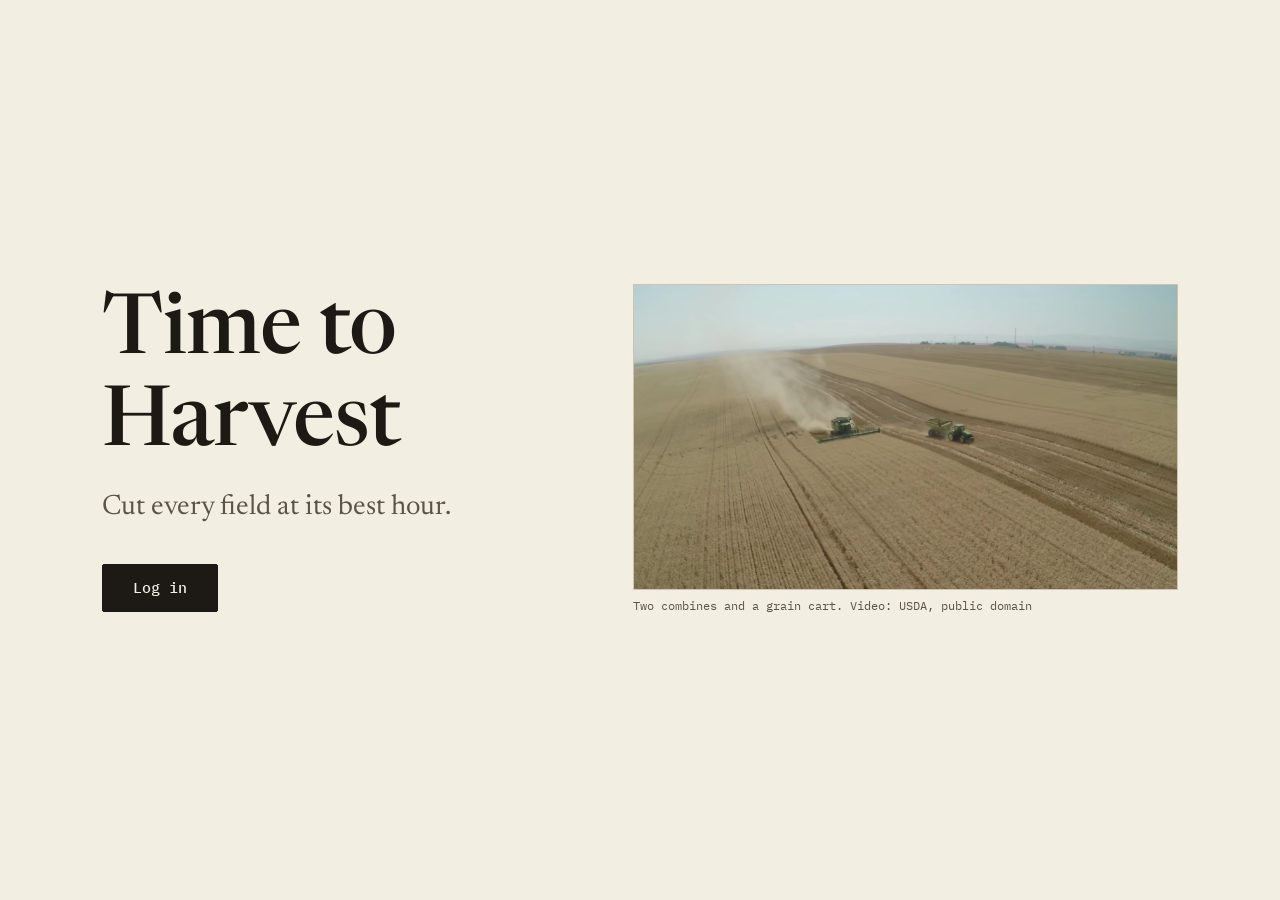
<file: webapp/static/index.html>
<!doctype html>
<html lang="en-GB">
<head>
  <meta charset="utf-8">
  <meta name="viewport" content="width=device-width, initial-scale=1">
  <title>Time to Harvest</title>
  <link rel="icon" href="favicon.svg" type="image/svg+xml">
  <link rel="stylesheet" href="css/tokens.css">
  <link rel="stylesheet" href="css/app.css">
  <script type="module" src="js/home.js"></script>
</head>
<body>
  <main class="home">
    <div class="intro">
      <h1>Time to Harvest</h1>
      <p class="slogan">Cut every field at its best hour.</p>
      <a class="button" href="map.html">Log in</a>
    </div>

    <!-- b-roll: one clip at a time, changing every few seconds, each from data-start (in seconds,
         where the 8 s shown have machines only, no people). Credits: media/CREDITS.md -->
    <figure class="broll">
      <div class="reel" data-seconds="8">
        <video muted loop playsinline preload="auto" poster="media/harvest-fleet.jpg" data-start="3"
          data-caption="Two combines and a grain cart. Video: USDA, public domain">
          <source src="media/harvest-fleet.webm" type="video/webm"></video>
        <video muted loop playsinline preload="auto" poster="media/harvest-field.jpg" data-start="0.5"
          data-caption="A combine working down a wheat field. Video: USDA, public domain">
          <source src="media/harvest-field.webm" type="video/webm"></video>
        <video muted loop playsinline preload="auto" poster="media/harvest-dust.jpg" data-start="10.5"
          data-caption="Combines at work, dust behind them. Video: USDA, public domain">
          <source src="media/harvest-dust.webm" type="video/webm"></video>
      </div>
      <figcaption id="broll-caption"></figcaption>
    </figure>
  </main>
</body>
</html>
</file>
<file: webapp/static/css/tokens.css>
/* Design tokens: the only colours and fonts the web app uses. Rules in webapp/DESIGN.md. */

@font-face {
  font-family: "Newsreader";
  src: url("../fonts/Newsreader.ttf") format("truetype");
  font-weight: 200 800;
  font-display: swap;
}
@font-face {
  font-family: "IBM Plex Mono";
  src: url("../fonts/IBMPlexMono-Regular.ttf") format("truetype");
  font-weight: 400;
  font-display: swap;
}
@font-face {
  font-family: "IBM Plex Mono";
  src: url("../fonts/IBMPlexMono-Medium.ttf") format("truetype");
  font-weight: 500;
  font-display: swap;
}

:root {
  --paper: #f3eee2; /* background, like an almanac page */
  --ink: #1d1a15; /* body text */
  --ink-2: #5a5347; /* secondary text */
  --rule: #cdc3ae; /* 1px hairlines instead of cards */
  --straw: #c99a2e; /* cut / ready: fills only, too light for text */
  --soil: #6e5232; /* on the road */
  --rain: #2f6690; /* rain, chance of rain */
  --alarm: #a8321f; /* too wet to cut, value lost */
  /* crop: field outlines on the maps and their key, nothing else */
  --wheat: var(--paper); /* the plain pale outline */
  --barley: #d36bb5; /* heather */
  --osr: #5cc8d6; /* verdigris */

  --font-text: "Newsreader", Georgia, serif;
  --font-data: "IBM Plex Mono", ui-monospace, monospace;
  --radius: 2px;
}
</file>
<file: webapp/static/css/app.css>
/* The web app's layout and components. Colours and fonts come from tokens.css.
   Rules in webapp/DESIGN.md. */

:root {
  --ready: #4d7a3a; /* field green: can be cut now */
  --soon: var(--straw); /* a window opens within hours */
  --wait: var(--alarm); /* not today */
  --done: #a39c8c; /* all cut */
}

* { box-sizing: border-box; }
body { margin: 0; background: var(--paper); color: var(--ink); font: 17px/1.5 var(--font-text); }
h1 { font-weight: 500; font-size: 40px; line-height: 1.1; margin: 0; }
h2 { font-weight: 500; font-size: 22px; line-height: 1.2; margin: 0; }
a { color: inherit; }
.num, table, time, .strip, .button, .toast, .key, .legend, .timebar, select { font-family: var(--font-data); font-variant-numeric: tabular-nums; }
.label { font: 500 12px/1.2 var(--font-data); letter-spacing: 0.06em; text-transform: uppercase; color: var(--ink-2); }
.muted { color: var(--ink-2); }

/* top strip: name, pages, the time, alerts */
.strip {
  display: flex; flex-wrap: wrap; align-items: baseline; gap: 6px 28px;
  padding: 12px 24px; border-bottom: 1px solid var(--rule); font-size: 13px;
  position: sticky; top: 0; z-index: 1000; background: var(--paper);
}
.strip .farm { font: 16px var(--font-text); }
.nav { display: flex; gap: 22px; }
.nav a { text-decoration: none; color: var(--ink-2); font-size: 14px; padding: 2px 0; border-bottom: 2px solid transparent; }
.nav a.active { color: var(--ink); border-bottom-color: var(--ink); }
.strip .right { margin-left: auto; display: flex; gap: 22px; align-items: baseline; position: relative; }
.clock { font-size: 15px; cursor: pointer; }
.clock .mode { color: var(--alarm); margin-right: 8px; font-size: 11px; letter-spacing: 0.06em; }
.alerts-button { font: 500 13px var(--font-data); background: none; border: 0; padding: 0; cursor: pointer; color: var(--ink); text-decoration: underline; text-underline-offset: 3px; }
.dropdown { display: none; position: absolute; right: 0; top: 26px; width: 330px; background: var(--paper); border: 1px solid var(--ink-2); padding: 4px 14px; font: 15px var(--font-text); }
.dropdown.open { display: block; }
.dropdown p { margin: 0; padding: 8px 0; border-bottom: 1px solid var(--rule); }
.dropdown p:last-child { border-bottom: 0; }

/* page */
.page { padding: 18px 24px 48px; max-width: 1440px; margin: 0 auto; }
.columns { display: grid; grid-template-columns: minmax(0, 2fr) minmax(300px, 1fr); gap: 0 44px; }
.section { margin-top: 30px; }
.section-head { display: flex; justify-content: space-between; align-items: baseline; gap: 16px; border-bottom: 1px solid var(--ink); padding-bottom: 5px; }

/* the one sentence at the top of a page */
.verdict { padding: 6px 0 16px; border-bottom: 1px solid var(--rule); }
.verdict .lamp { width: 18px; height: 18px; margin-right: 14px; vertical-align: 3px; }
.verdict p { font-size: 20px; color: var(--ink-2); margin: 6px 0 0; }

/* tables */
table.data { width: 100%; border-collapse: collapse; font-size: 14px; }
.data th { text-align: left; font: 500 11px var(--font-data); letter-spacing: 0.06em; text-transform: uppercase; color: var(--ink-2); padding: 10px 12px 6px 0; border-bottom: 1px solid var(--rule); white-space: nowrap; }
.data td { padding: 10px 12px 10px 0; border-bottom: 1px solid var(--rule); vertical-align: baseline; }
.data td.name { font: 18px var(--font-text); }
.data .r, .data th.r { text-align: right; }
.data tr.link { cursor: pointer; }
.data tr.link:hover td { background: color-mix(in srgb, var(--rule) 30%, transparent); }

/* status lamp: a small square of colour, always next to its word */
.lamp { display: inline-block; width: 10px; height: 10px; margin-right: 7px; vertical-align: 0; }
.lamp.ready { background: var(--ready); }
.lamp.soon { background: var(--soon); }
.lamp.wait { background: var(--wait); }
.lamp.done { border: 1px solid var(--done); }

/* crop: a short bar in the field-outline colour, always next to its word (a bar, not a lamp) */
.crop-line { display: inline-block; width: 16px; height: 4px; margin-right: 6px; vertical-align: 3px; border: 1px solid var(--ink-2); }
.crop-wheat { background: var(--wheat); }
.crop-barley { background: var(--barley); }
.crop-osr { background: var(--osr); }
.crop-key { display: flex; gap: 16px; padding-left: 16px; border-left: 1px solid var(--rule); }

/* Today's plan charts (static/js/plan-charts.js): plain SVG on one hour axis */
.chart-box { overflow-x: auto; margin-top: 8px; }
.chart text { font: 11px var(--font-data); font-variant-numeric: tabular-nums; fill: var(--ink-2); }
.chart .row-name { font: 13px var(--font-text); fill: var(--ink); }
.chart .row-end { fill: var(--ink); }
.chart .letter { font-weight: 500; fill: var(--ink); }
.chart .stretch { fill: var(--ink); }
.key { font: 12px var(--font-data); color: var(--ink-2); margin: 6px 0 0; }
.key .swatch { display: inline-block; width: 12px; height: 10px; margin: 0 4px 0 10px; vertical-align: -1px; }
.key .swatch:first-child { margin-left: 0; }
.key .swatch.blank { background: var(--paper); border: 1px solid var(--rule); }
.key .swatch.cutting { background: var(--straw); }
.key .swatch.road { background: var(--soil); }
.cutbar { display: inline-block; width: 64px; height: 6px; background: var(--rule); margin-left: 10px; vertical-align: 1px; }
.cutbar span { display: block; height: 100%; background: var(--soil); }

/* weather now */
.now-figure { font: 400 46px/1 var(--font-data); margin: 14px 0 0; }
.now-figure small { font-size: 17px; color: var(--ink-2); margin-left: 4px; }
.now-word { font-size: 20px; margin: 6px 0 0; }
.facts { font: 14px var(--font-data); color: var(--ink-2); margin: 8px 0 14px; }
.hours { width: 100%; border-collapse: collapse; font: 12px var(--font-data); text-align: center; }
.hours td { padding: 3px 0; }
.hours tr:first-child td { color: var(--ink-2); }
.hours .bar { height: 30px; display: flex; align-items: flex-end; justify-content: center; border-bottom: 1px solid var(--rule); }
.hours .bar span { width: 55%; background: var(--rain); }

/* buttons and switches */
.button {
  font: 500 14px/1 var(--font-data); color: var(--paper); background: var(--ink); border: 1px solid var(--ink);
  border-radius: var(--radius); padding: 0 16px; min-height: 44px; cursor: pointer;
}
.button.secondary { background: none; color: var(--ink); border-color: var(--ink-2); }
.button.small { min-height: 38px; padding: 0 12px; font-size: 13px; }
.button:disabled { opacity: 0.6; cursor: progress; }
select.button { background: var(--paper); color: var(--ink); border-color: var(--ink-2); }
.actions { display: flex; gap: 10px; flex-wrap: wrap; margin-top: 26px; }
.switch { display: flex; justify-content: space-between; align-items: center; gap: 12px; min-height: 44px; border-bottom: 1px solid var(--rule); cursor: pointer; user-select: none; }
.switch input { display: none; }
.switch .toggle { font: 500 12px/1 var(--font-data); width: 54px; padding: 7px 0; text-align: center; border: 1px solid var(--ink-2); color: var(--ink-2); flex: none; }
.switch .toggle::after { content: "OFF"; }
.switch input:checked + .toggle { background: var(--ink); border-color: var(--ink); color: var(--paper); }
.switch input:checked + .toggle::after { content: "ON"; }

/* what a pretend button did, bottom left */
.toasts { position: fixed; left: 24px; bottom: 24px; display: grid; gap: 6px; z-index: 2000; }
.toast { background: var(--ink); color: var(--paper); padding: 10px 14px; font-size: 13px; }

/* ---------- Home: title, slogan, log in, and b-roll of the harvest ---------- */
.home { min-height: 100vh; display: grid; grid-template-columns: minmax(0, 1fr) minmax(0, 1.2fr); gap: 6vw; align-items: center; padding: 6vh 8vw; }
.home .intro { display: flex; flex-direction: column; align-items: flex-start; }
.home h1 { font-size: clamp(44px, 6.5vw, 92px); letter-spacing: -0.01em; }
.home .slogan { font-size: clamp(20px, 2.2vw, 28px); color: var(--ink-2); margin: 14px 0 36px; }
.home .button { display: inline-flex; align-items: center; text-decoration: none; padding: 0 30px; min-height: 48px; font-size: 15px; }
.broll { margin: 0; }
.reel { position: relative; aspect-ratio: 16 / 9; background: var(--ink); border: 1px solid var(--rule); overflow: hidden; }
.reel video { position: absolute; inset: 0; width: 100%; height: 100%; object-fit: cover; opacity: 0; transition: opacity 0.9s; }
.reel video.on { opacity: 1; }
.broll figcaption { font: 12px var(--font-data); color: var(--ink-2); margin-top: 8px; min-height: 1.5em; }
.strip a.home-link { text-decoration: none; }

/* ---------- Map ---------- */
.map-page { position: relative; height: calc(100vh - 47px); }
.map-page #map { position: absolute; inset: 0; }
.panel { position: absolute; z-index: 600; background: var(--paper); border: 1px solid var(--ink-2); padding: 10px 14px; }
.panel.left { top: 14px; left: 14px; width: 310px; }
.panel.right { top: 14px; right: 14px; width: 240px; }
.panel.bottom { bottom: 14px; left: 14px; font-size: 12px; display: flex; gap: 16px; padding: 8px 14px; }
.panel .label { display: block; border-bottom: 1px solid var(--ink); padding-bottom: 4px; }
.panel .switch { min-height: 40px; font-size: 15px; }
.panel .play-label { margin-top: 14px; }
.play-row { display: flex; align-items: center; gap: 12px; padding-top: 10px; font-size: 13px; }
.play-row .button { min-width: 72px; }
.combine-row { display: grid; grid-template-columns: 26px 1fr; gap: 10px; padding: 8px 0; border-bottom: 1px solid var(--rule); cursor: pointer; font-size: 15px; }
.combine-row:last-child { border-bottom: 0; }
.combine-row small { display: block; font: 12px var(--font-data); color: var(--ink-2); }
.marker { width: 26px; height: 26px; display: grid; place-items: center; background: var(--ink); color: var(--paper); font: 500 13px/1 var(--font-data); border: 2px solid var(--paper); }
.marker.cutting { border-color: var(--straw); }
.marker.driving { border-color: var(--soil); }
.combine-row .marker { width: 24px; height: 24px; }
.yard-tag { background: var(--ink); color: var(--paper); font: 500 11px/1 var(--font-data); padding: 4px 6px; white-space: nowrap; width: auto !important; height: auto !important; }
.leaflet-container { font-family: var(--font-data); background: var(--rule); }
.leaflet-tile { mix-blend-mode: plus-lighter; } /* no hairline seams between tiles at fractional zoom */
.leaflet-bar, .leaflet-bar a { border-radius: 0 !important; }
.leaflet-touch .leaflet-bar { border: 1px solid var(--ink-2); box-shadow: none; }
.leaflet-tooltip.field-tag { background: var(--paper); color: var(--ink); border: 1px solid var(--rule); border-radius: 0; box-shadow: none; font: 12px/1.3 var(--font-data); padding: 2px 6px; white-space: nowrap; }
.leaflet-tooltip.field-tag::before { display: none; }
.leaflet-popup-content-wrapper { border-radius: 0; background: var(--paper); border: 1px solid var(--ink-2); box-shadow: none; }
.leaflet-popup-tip { background: var(--paper); border: 1px solid var(--ink-2); box-shadow: none; }
.leaflet-popup-content { margin: 12px 14px; font: 15px var(--font-text); min-width: 240px; }
.readings { display: grid; grid-template-columns: repeat(3, 1fr); border-top: 1px solid var(--rule); border-bottom: 1px solid var(--rule); margin: 10px 0; }
.readings div { padding: 6px 0; }
.readings b { display: block; font: 500 20px var(--font-data); }
.readings span { font: 500 11px var(--font-data); letter-spacing: 0.06em; text-transform: uppercase; color: var(--ink-2); }
.popup-actions { display: grid; grid-template-columns: 1fr 1fr; gap: 6px; }
.popup-actions select { grid-column: 1 / -1; }
.legend { display: flex; align-items: center; gap: 6px; font-size: 12px; color: var(--ink-2); }
.legend .scale { width: 140px; height: 8px; }

/* ---------- Weather ---------- */
.tabs { display: flex; flex-wrap: wrap; gap: 20px; border-bottom: 1px solid var(--rule); }
.tab { background: none; border: 0; border-bottom: 2px solid transparent; padding: 8px 0 6px; font: 500 14px var(--font-data); color: var(--ink-2); cursor: pointer; }
.tab.active { color: var(--ink); border-bottom-color: var(--ink); }
.chart-tabs { margin-top: 6px; }
#weather-map { height: 500px; border: 1px solid var(--rule); border-top: 0; }
.timebar { display: flex; align-items: center; gap: 14px; padding: 10px 0; font-size: 13px; }
.timebar input { flex: 1; accent-color: var(--ink); }
.timebar .when { min-width: 110px; font-size: 15px; }
.wind-arrow { font: 500 17px/1 var(--font-data); color: var(--ink); text-shadow: 0 0 3px var(--paper), 0 0 3px var(--paper); display: grid; place-items: center; }
.windows { display: grid; grid-template-columns: repeat(48, 1fr); gap: 1px; margin-top: 12px; }
.windows span { height: 26px; }
.windows .good { background: var(--ready); }
.windows .fair { background: var(--soon); }
.windows .poor { background: var(--wait); }
.window-days { display: grid; grid-template-columns: repeat(48, 1fr); font: 11px var(--font-data); color: var(--ink-2); margin-top: 4px; }
.best { font-size: 22px; margin: 12px 0 0; }

/* ---------- Control ---------- */
.machines { display: grid; grid-template-columns: repeat(auto-fit, minmax(300px, 1fr)); gap: 0 36px; }
.machine { border-top: 1px solid var(--ink); padding-top: 8px; margin-top: 18px; }
.machine .head { display: flex; justify-content: space-between; align-items: baseline; gap: 12px; }
.machine .doing { font-size: 16px; color: var(--ink-2); margin: 2px 0 0; }
.machine .actions { margin-top: 12px; }
.machine .actions select { flex: 1 1 100%; } /* the field on its own row, the buttons under it */
.settings { display: grid; grid-template-columns: repeat(3, minmax(0, 1fr)); gap: 0 36px; margin-top: 36px; }
.settings > div > h2 { border-bottom: 1px solid var(--ink); padding-bottom: 5px; }
.star { font: 500 12px var(--font-data); background: none; border: 1px solid var(--rule); color: var(--ink-2); padding: 6px 8px; cursor: pointer; }
.star.on { background: var(--straw); border-color: var(--straw); color: var(--ink); }

@media (max-width: 900px) {
  .home { grid-template-columns: 1fr; align-content: center; gap: 40px; }
  .columns, .settings { grid-template-columns: 1fr; }
  .panel.left { display: none; }
}
@media (max-width: 640px) {
  .strip { padding: 10px 14px; gap: 6px 16px; }
  .strip .farm, .strip .label { display: none; }
  .nav { gap: 14px; }
  .page { padding: 12px 14px 40px; }
  h1 { font-size: 30px; }
  .verdict p { font-size: 17px; }
  .data .wide { display: none; }
  .map-page { height: calc(100vh - 80px); }
  .panel.right { width: 200px; }
  .panel.bottom { display: none; }
  #weather-map { height: 340px; }
}
</file>
